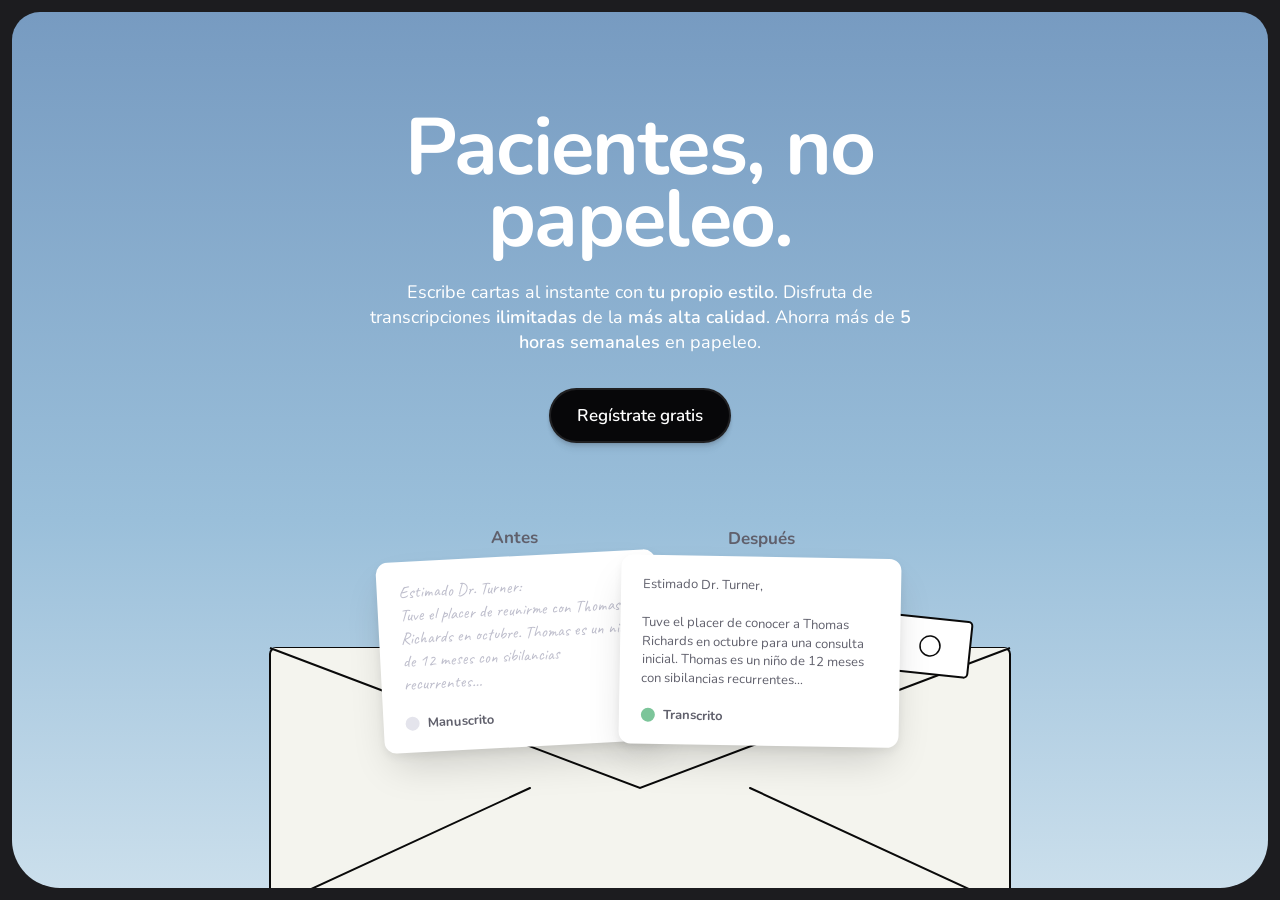
<file: diseño/referencia.html>
<!doctype html>
<html lang="es">
<head>
<meta charset="utf-8" />
<title>Referencia — Hero "Pacientes, no papeleo"</title>
<meta name="viewport" content="width=device-width,initial-scale=1" />
<link rel="preconnect" href="https://fonts.googleapis.com" />
<link rel="preconnect" href="https://fonts.gstatic.com" crossorigin />
<link href="https://fonts.googleapis.com/css2?family=Nunito:wght@400;600;700&family=Caveat:wght@400;500&display=swap" rel="stylesheet" />
<style>
  /* ─── tokens ─────────────────────────────────────────────── */
  :root {
    --sky-1:#779BC1;
    --sky-2:#9ABFDA;
    --sky-3:#CBDFEC;
    --ink:#070709;
    --paper:#ffffff;
    --text-card:#60606C;
    --text-hand:#BEBECC;
    --border-soft:rgba(255,255,255,.10);
  }
  *{box-sizing:border-box;-webkit-font-smoothing:antialiased;}
  html,body{margin:0;padding:0;background:#1c1c1f;font-family:'Nunito',system-ui,sans-serif;}
  body{padding:12px;}

  /* ─── hero ───────────────────────────────────────────────── */
  .hero{
    position:relative;
    width:100%;
    min-height:778px;
    height:calc(100vh - 24px);
    background:linear-gradient(180deg,var(--sky-1) 0%,var(--sky-2) 58%,var(--sky-3) 100%);
    border-radius:28px 28px 48px 48px;
    padding:100px 24px 0;
    display:flex;
    flex-direction:column;
    align-items:center;
    gap:56px;            /* space between copy and cards */
    overflow:hidden;
  }

  /* ─── top copy block ─────────────────────────────────────── */
  .hero__copy{
    display:flex;
    flex-direction:column;
    align-items:center;
    text-align:center;
    gap:24px;
    padding:0 24px;
    max-width:820px;
    color:#fff;
  }
  .hero__copy h1{
    margin:0;
    font-family:'Nunito',sans-serif;   /* sustituto de Open Runde */
    font-weight:700;
    font-size:80px;
    line-height:.9;
    letter-spacing:-.02em;
  }
  .hero__copy p{
    margin:0;
    font-size:18px;
    line-height:1.4;
    font-weight:400;
    max-width:560px;
    text-wrap:pretty;
  }
  .hero__copy p b{font-weight:600;}

  .cta{
    display:inline-flex;
    align-items:center;
    gap:8px;
    margin-top:8px;
    padding:14px 26px;
    background:var(--ink);
    color:#fff;
    text-decoration:none;
    font-size:17px;
    font-weight:600;
    line-height:1.4;
    border-radius:100px;
    border:2px solid var(--border-soft);
    box-shadow:
      0  1px 2px 0 rgba(36,36,40,.10),
      0  3px 3px 0 rgba(36,36,40,.09),
      0  6px 4px 0 rgba(36,36,40,.05),
      0 11px 4px 0 rgba(36,36,40,.01);
    transition:transform .15s ease;
    cursor:pointer;
  }
  .cta:hover{transform:translateY(-1px);}

  /* ─── envelope + cards ───────────────────────────────────── */
  .envelope{
    position:absolute;
    bottom:-40px;
    left:50%;
    transform:translateX(-50%);
    width:min(820px, 92%);
    height:340px;
    pointer-events:none;
    z-index:0;
  }
  .envelope svg{width:100%;height:100%;display:block;}

  .cards{
    position:relative;
    z-index:2;
    display:flex;
    justify-content:center;
    align-items:flex-start;
    margin-top:auto;       /* pushes cards toward the bottom of the hero */
    margin-bottom:140px;   /* gap to bottom edge — cards float above envelope */
  }
  .card{
    width:280px;
    background:var(--paper);
    border-radius:12px;
    padding:20px 22px;
    box-shadow:
      0 20px 40px -10px rgba(0,0,0,.18),
      0  4px  8px       rgba(0,0,0,.06);
    position:relative;
  }
  .card--before{transform:rotate(-3deg) translateX(20px);}
  .card--after {transform:rotate( 1deg) translateX(-20px); z-index:3;}

  .card__body{
    margin:0;
    font-size:13px;
    line-height:1.45;
    color:var(--text-card);
  }
  .card--before .card__body{
    font-family:'Caveat',cursive;
    font-size:17px;
    line-height:1.35;
    color:var(--text-hand);
  }
  .card__caption{
    margin-top:18px;
    display:flex;
    align-items:center;
    gap:8px;
    font-size:13px;
    font-weight:700;
    color:var(--text-card);
  }
  .card__caption .dot{
    width:14px;height:14px;border-radius:50%;
    display:inline-block;
  }
  .card--before .dot{background:#E4E4EC;}
  .card--after  .dot{background:#7CC59A;}

  /* small label outside card */
  .card__tag{
    position:absolute;
    top:-30px;
    left:50%;
    transform:translateX(-50%) rotate(0);
    font-size:17px;
    font-weight:700;
    color:var(--text-card);
  }
  .card--before .card__tag{transform:translateX(-50%) rotate(3deg);}
  .card--after  .card__tag{transform:translateX(-50%) rotate(-1deg);}

  /* ─── responsive ─────────────────────────────────────────── */
  @media (max-width:810px){
    .hero{padding:140px 20px 20px;min-height:0;}
    .hero__copy h1{font-size:48px;}
    .hero__copy p{font-size:16px;}
    .cards{flex-direction:column;gap:24px;margin-bottom:80px;}
    .card{width:80%;}
    .envelope{height:240px;}
  }
</style>
</head>
<body>

<section class="hero" data-screen-label="01 Hero">

  <!-- top: title + subtitle + CTA -->
  <div class="hero__copy">
    <h1>Pacientes, no papeleo.</h1>
    <p>
      Escribe cartas al instante con <b>tu propio estilo</b>.
      Disfruta de transcripciones <b>ilimitadas</b> de la <b>más alta calidad</b>.
      Ahorra más de <b>5 horas semanales</b> en papeleo.
    </p>
    <a href="#" class="cta">Regístrate gratis</a>
  </div>

  <!-- decorative envelope (placeholder line-art) -->
  <div class="envelope" aria-hidden="true">
    <svg viewBox="0 0 820 340" fill="none" xmlns="http://www.w3.org/2000/svg">
      <!-- envelope body -->
      <rect x="40" y="60" width="740" height="260" rx="6" fill="#F4F4EE" stroke="#0a0a0a" stroke-width="2"/>
      <!-- flap (open, behind cards) -->
      <path d="M40 60 L410 200 L780 60" stroke="#0a0a0a" stroke-width="2" fill="#F4F4EE"/>
      <!-- side folds -->
      <path d="M40 320 L300 200" stroke="#0a0a0a" stroke-width="2" stroke-linecap="round"/>
      <path d="M780 320 L520 200" stroke="#0a0a0a" stroke-width="2" stroke-linecap="round"/>
      <!-- stamp -->
      <rect x="660" y="30" width="80" height="56" rx="4" fill="#fff" stroke="#0a0a0a" stroke-width="2" transform="rotate(6 700 58)"/>
      <circle cx="700" cy="58" r="10" fill="none" stroke="#0a0a0a" stroke-width="1.5" transform="rotate(6 700 58)"/>
    </svg>
  </div>

  <!-- the two letter cards -->
  <div class="cards">
    <article class="card card--before">
      <span class="card__tag">Antes</span>
      <p class="card__body">
        Estimado Dr. Turner:<br>
        Tuve el placer de reunirme con Thomas Richards en octubre.
        Thomas es un niño de 12 meses con sibilancias recurrentes…
      </p>
      <div class="card__caption"><span class="dot"></span> Manuscrito</div>
    </article>

    <article class="card card--after">
      <span class="card__tag">Después</span>
      <p class="card__body">
        Estimado Dr. Turner,<br><br>
        Tuve el placer de conocer a Thomas Richards en octubre para una consulta inicial.
        Thomas es un niño de 12 meses con sibilancias recurrentes…
      </p>
      <div class="card__caption"><span class="dot"></span> Transcrito</div>
    </article>
  </div>

</section>

</body>
</html>
</file>
